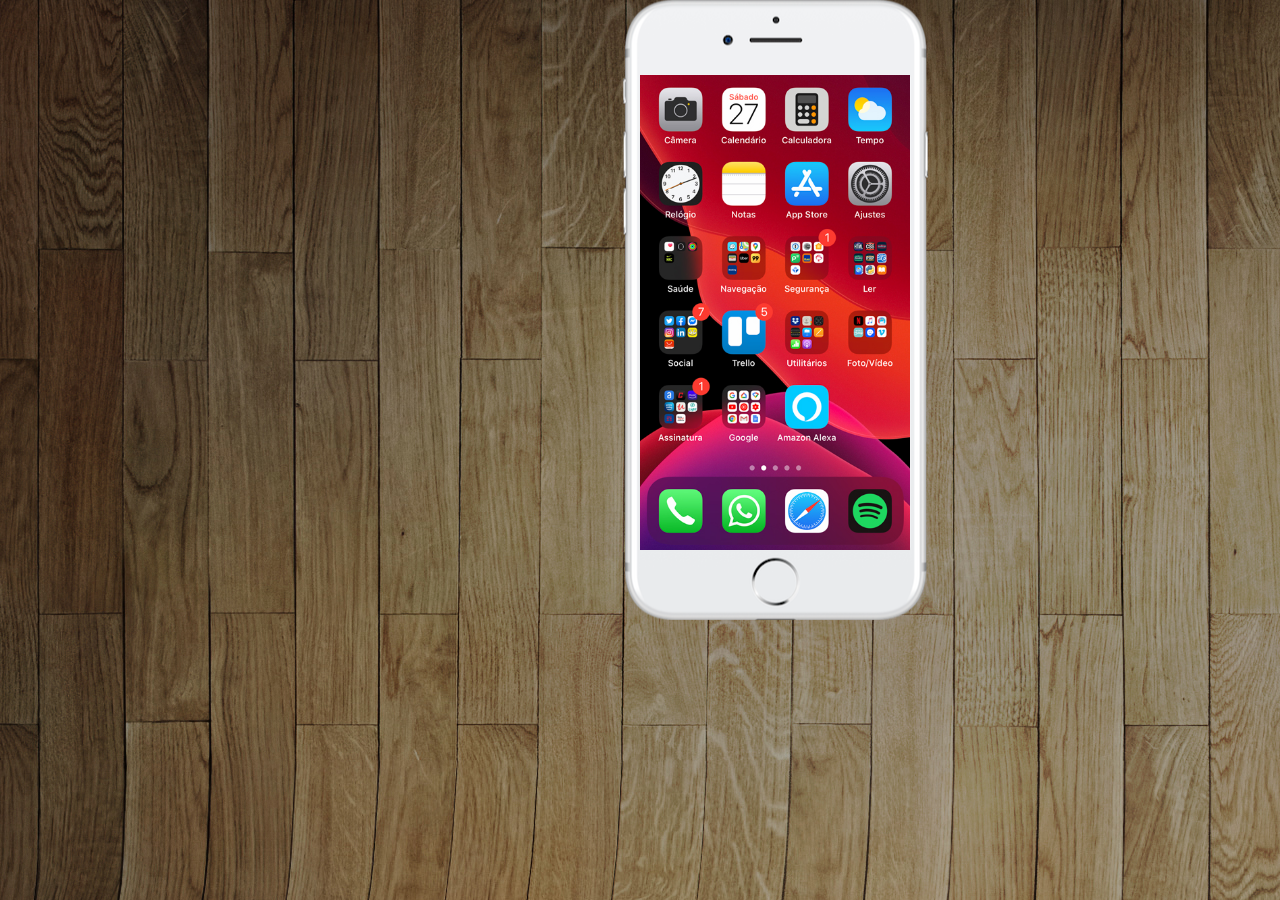
<file: index.html>
<!DOCTYPE html>
<html lang="pt-br">
<head>
    <meta charset="UTF-8">
    <meta name="viewport" content="width=device-width, initial-scale=1.0">
    <title>Redes socias</title>
    <link rel="stylesheet" href="estilos/style.css">
    <link rel="shortcut icon" href="favicon.ico" type="image/x-icon">
</head>
<body>
        <main>
            <section id="redes">
                <nav>
                    <a href="paginas-extras/home.html" target="frame"><img src="imagens/logo-home.jpg" alt=""></a>
                    <a href="paginas-extras/facebook.html" target="frame"><img src="imagens/logo-facebook.jpg" alt=""></a>
                    <a href="paginas-extras/twitter.html" target="frame"><img src="imagens/logo-twitter.jpg" alt=""></a>
                    <a href="paginas-extras/instagram.html" target="frame"><img src="imagens/logo-instagram.jpg" alt=""></a>
                    <a href="paginas-extras/youtube.html" target="frame"><img src="imagens/logo-youtube.jpg" alt=""></a>
                    <a href="paginas-extras/github.html" target="frame"><img src="imagens/logo-github.jpg" alt=""></a>
                </nav>
            </section>
            <section id="iframe">
                <iframe src="paginas-extras/home.html" frameborder="0" name="frame"></iframe>
            <section>
        </main>
</body>
</html>
</file>
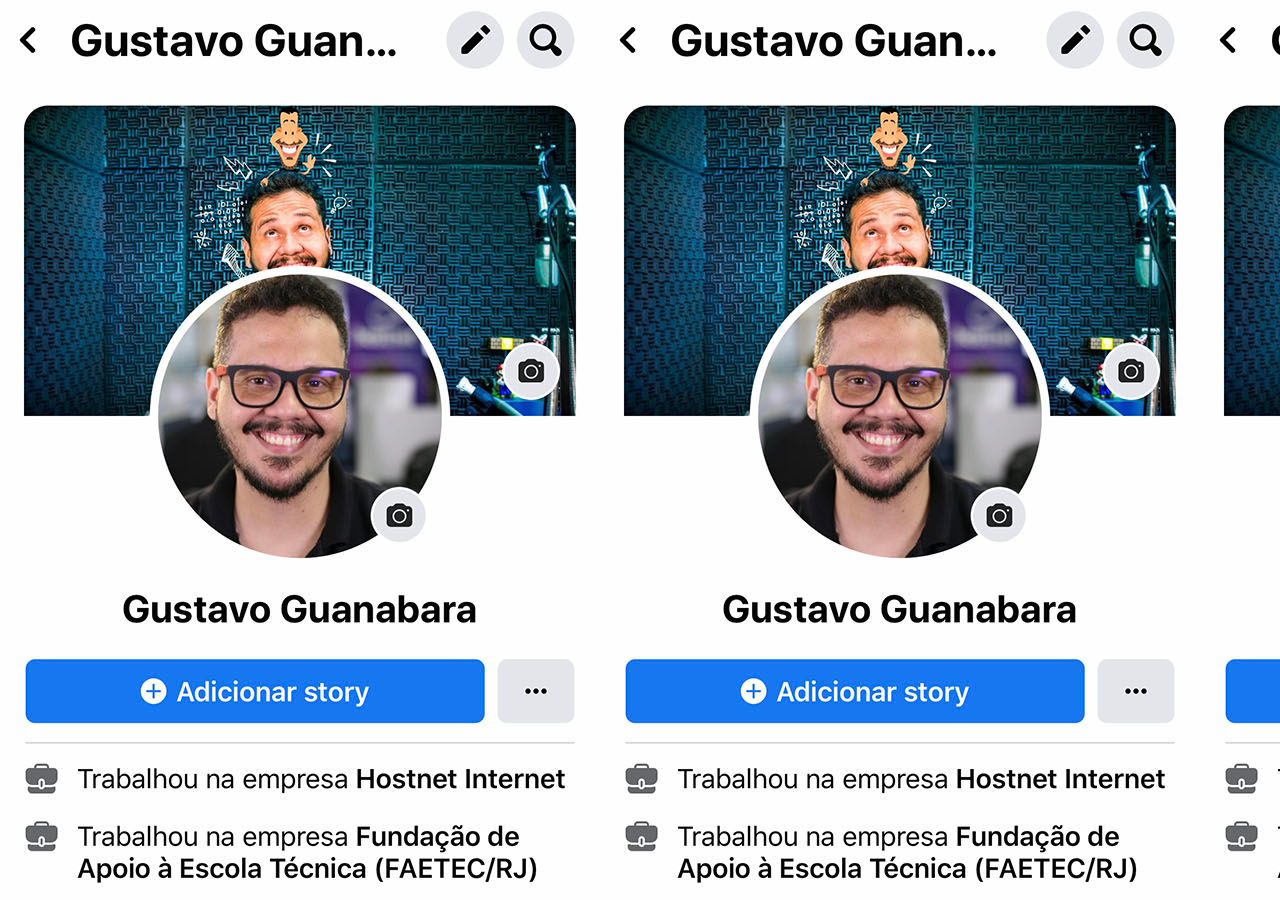
<file: facebook.html>
<!DOCTYPE html>
<html lang="en">
<head>
    <meta charset="UTF-8">
    <meta name="viewport" content="width=device-width, initial-scale=1.0">
    <title>Document</title>
    <style>
        body{
            background-image: url(imagens/tela-facebook.jpg);
        }
    </style>
</head>
<body>
    
</body>
</html>
</file>
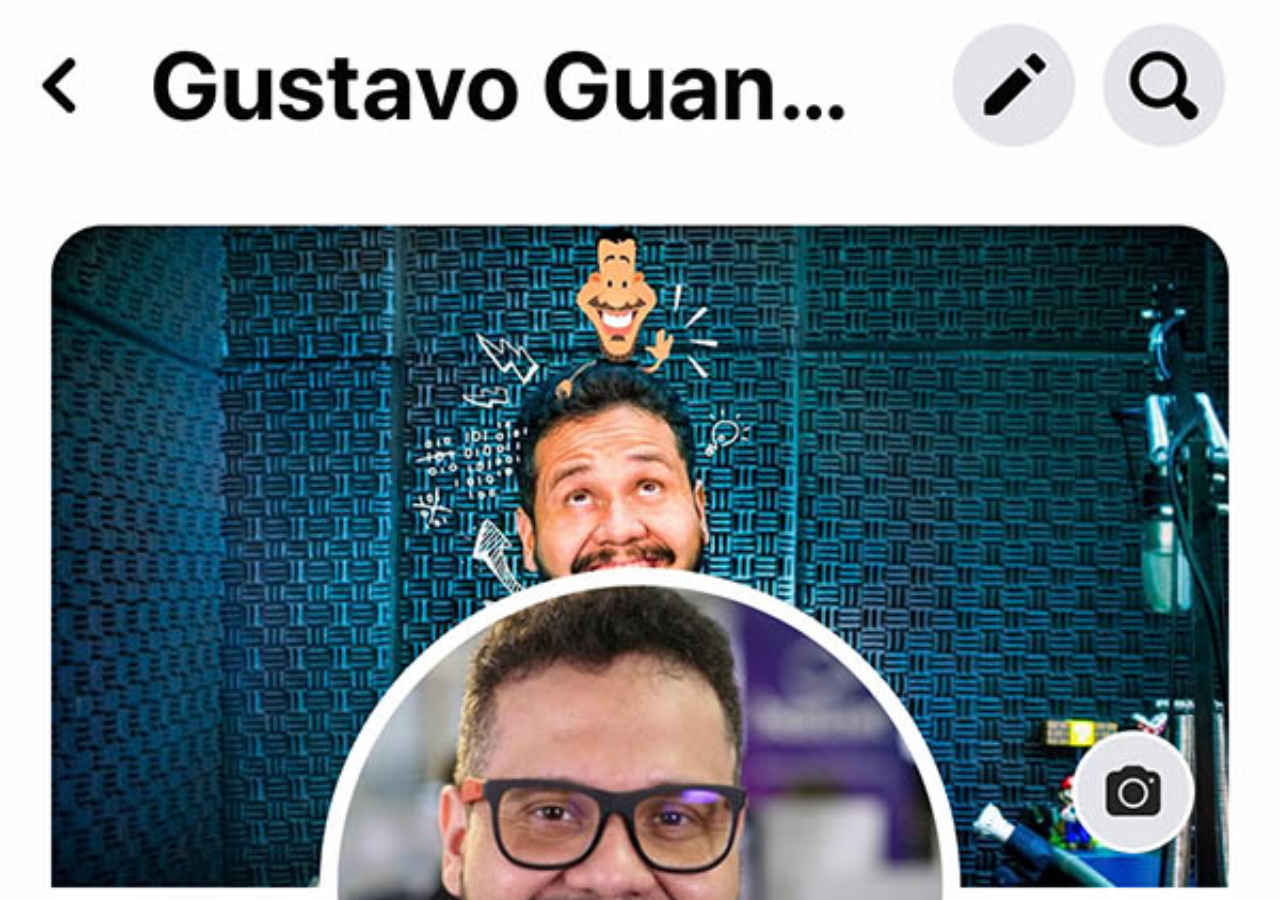
<file: paginas-extras/facebook.html>
<!DOCTYPE html>
<html lang="en">
<head>
    <meta charset="UTF-8">
    <meta name="viewport" content="width=device-width, initial-scale=1.0">
    <title>Document</title>
    <style>
        body{
            background-image: url(../imagens/tela-facebook.jpg);
            background-size: cover;
            background-attachment: local;
        }
    </style>
</head>
<body>
    
</body>
</html>
</file>
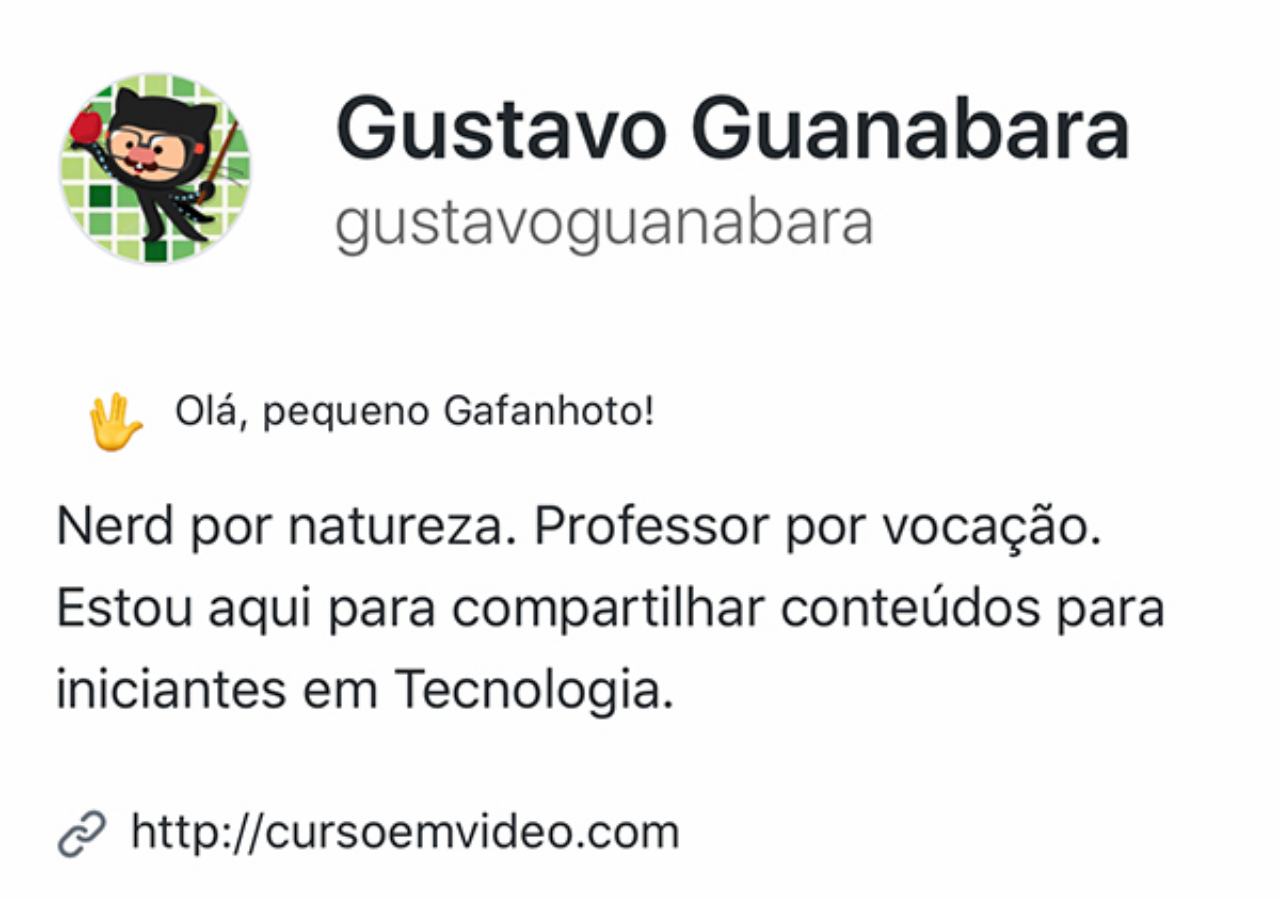
<file: paginas-extras/github.html>
<!DOCTYPE html>
<html lang="en">
<head>
    <meta charset="UTF-8">
    <meta name="viewport" content="width=device-width, initial-scale=1.0">
    <title>Document</title>
</head>
<style>
    body{
        background-image: url(../imagens/tela-github.jpg);
        background-size: cover;
        
    }
</style>
<body>
    
</body>
</html>
</file>
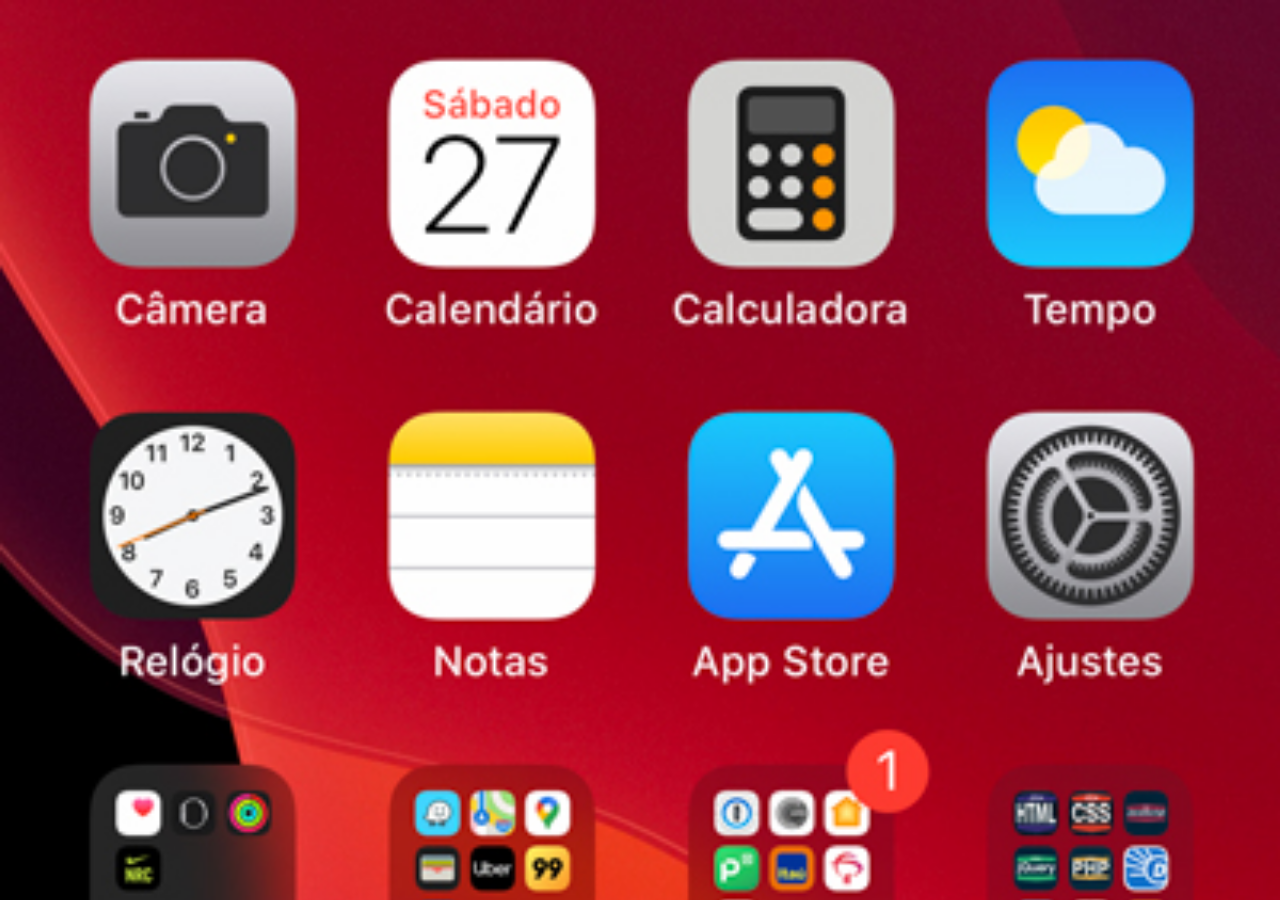
<file: paginas-extras/home.html>
<!DOCTYPE html>
<html lang="en">
<head>
    <meta charset="UTF-8">
    <meta name="viewport" content="width=device-width, initial-scale=1.0">
    <title>Document</title>
    <style>
        body{
            background-image: url(../imagens/tela-home.jpg);
            background-size: cover;
        }
    </style>
</head>
<body>
    
</body>
</html>
</file>
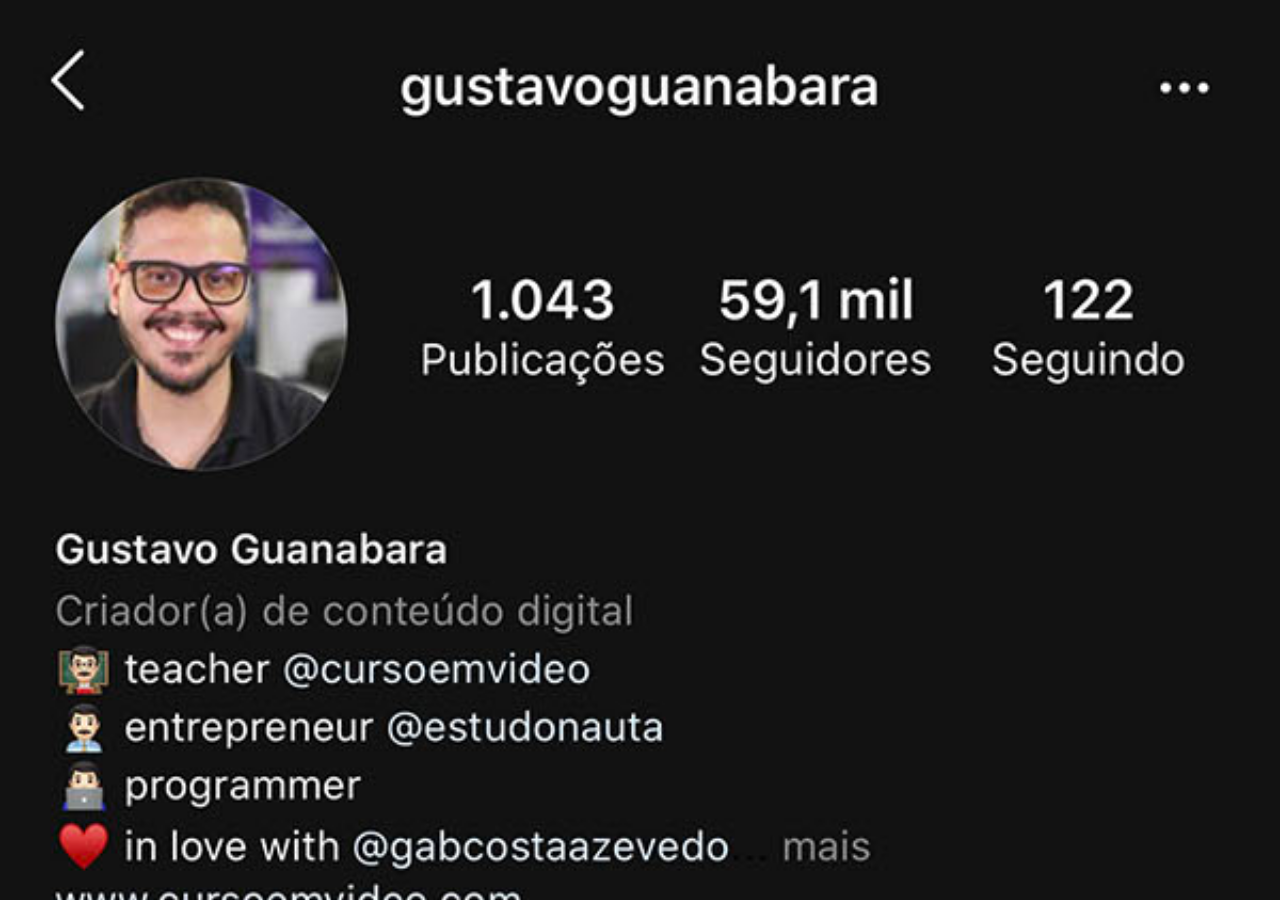
<file: paginas-extras/instagram.html>
<!DOCTYPE html>
<html lang="en">
<head>
    <meta charset="UTF-8">
    <meta name="viewport" content="width=device-width, initial-scale=1.0">
    <title>Document</title>
    <style>
        body{
            background-image: url(../imagens/tela-instagram.jpg);
            background-size: cover;
        }
    </style>
</head>
<body>
    
</body>
</html>
</file>
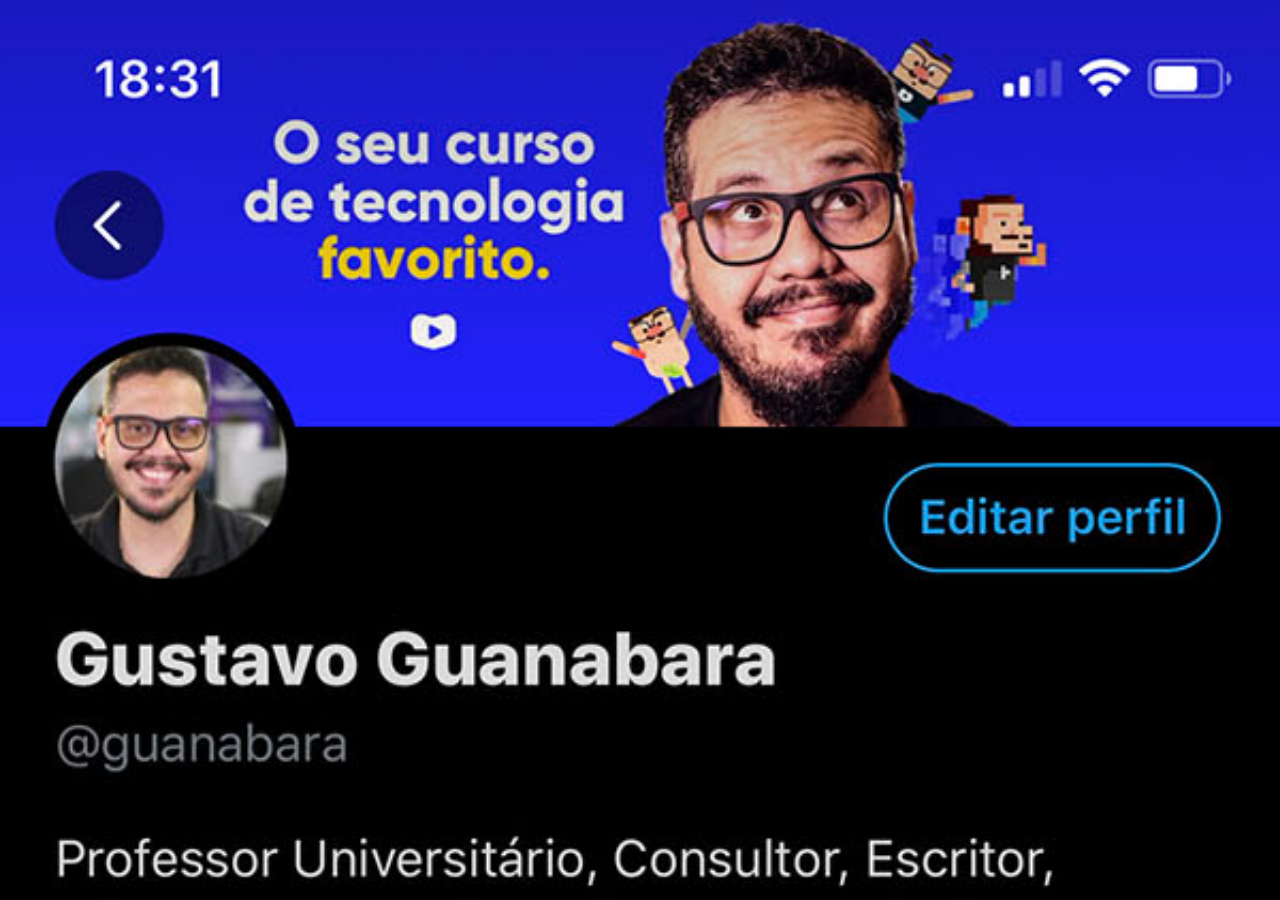
<file: paginas-extras/twitter.html>
<!DOCTYPE html>
<html lang="en">
<head>
    <meta charset="UTF-8">
    <meta name="viewport" content="width=device-width, initial-scale=1.0">
    <title>Document</title>
    <style>
        body{
            background-image: url(../imagens/tela-twitter.jpg);
            background-attachment: local;
            background-size: cover;
        }
    </style>
</head>
<body>
    
</body>
</html>
</file>
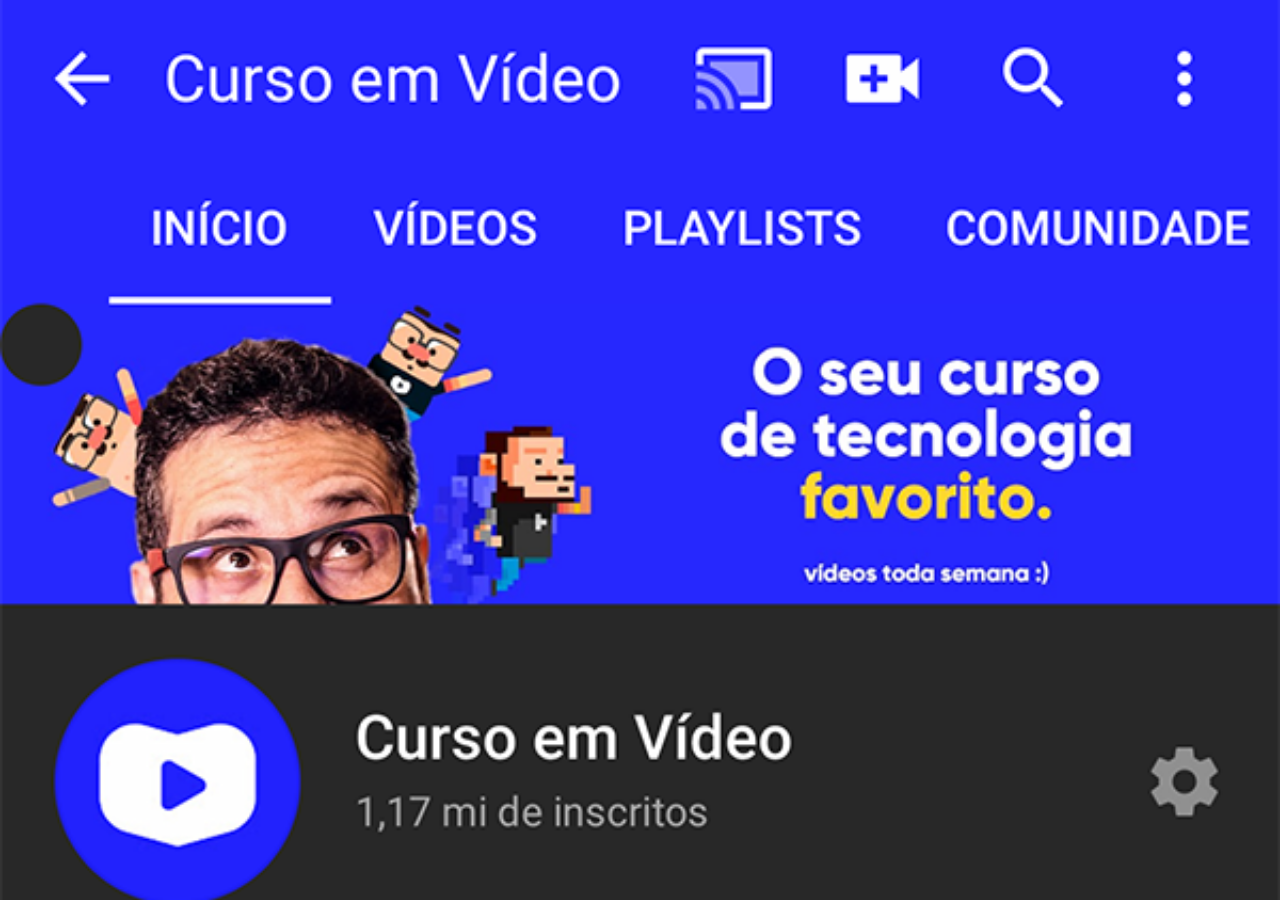
<file: paginas-extras/youtube.html>
<!DOCTYPE html>
<html lang="en">
<head>
    <meta charset="UTF-8">
    <meta name="viewport" content="width=device-width, initial-scale=1.0">
    <title>Document</title>
</head>
<style>
    body{
        background-image: url(../imagens/tela-youtube.png);
        background-size: cover;
    }
</style>
<body>
    
</body>
</html>
</file>
<file: estilos/style.css>
@charset 'utf-8';

*{
    margin: 0px;
    padding: 0px;
    font-family: Arial, Helvetica, sans-serif;
}
body{
    background-image: url(../imagens/fundo-madeira.jpg);
}

main{
    width: 100vh;
    position: relative;
}
section#iframe{
   background: url(../imagens/frame-iphone.png)  no-repeat center center;
   width: 650px;
   height: 620px;
   margin-left: 50%;
   position: absolute;
   top: 0px;
}
iframe{
    height: 475px;
    width: 270px;
    margin-top: 75px;
    margin-left: 190px;
    position: relative;
}

img{
    width: 50px;
    border-radius: 100%;
    margin-left: 200%;
}
</file>
